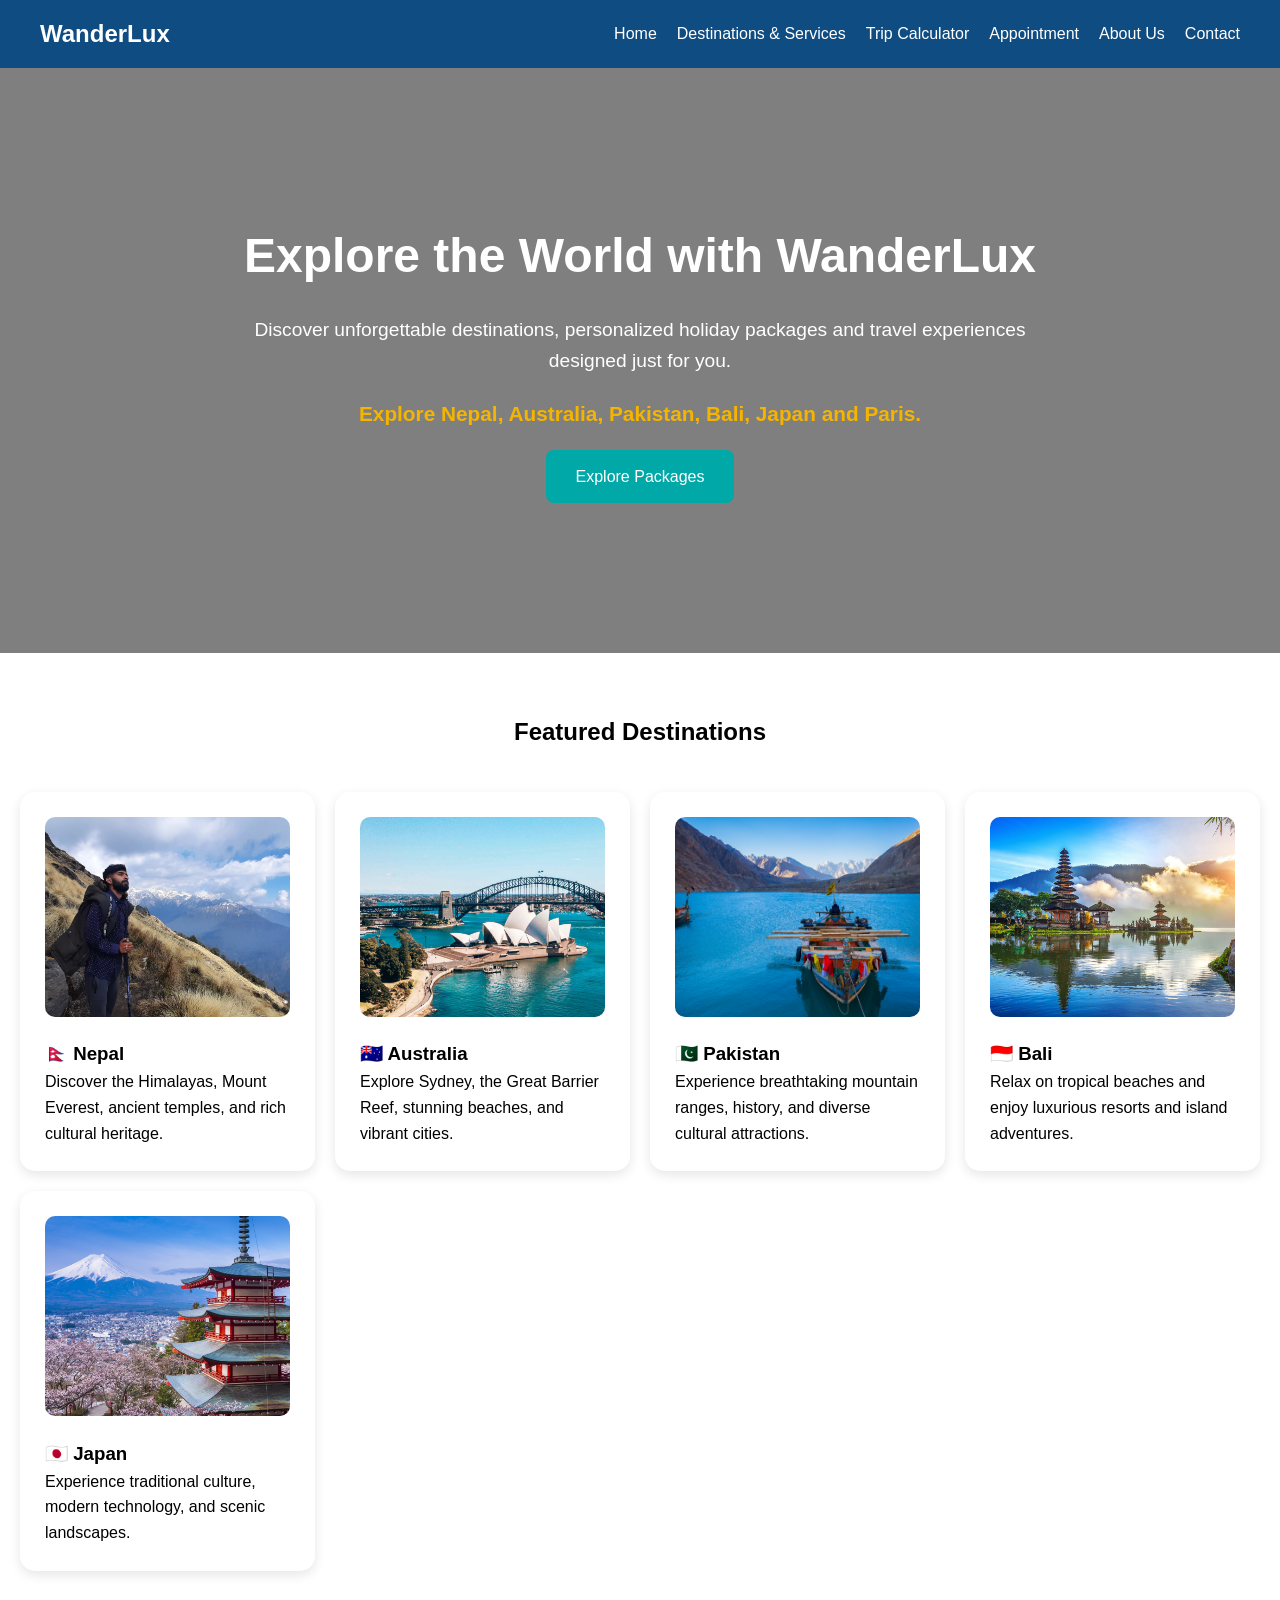
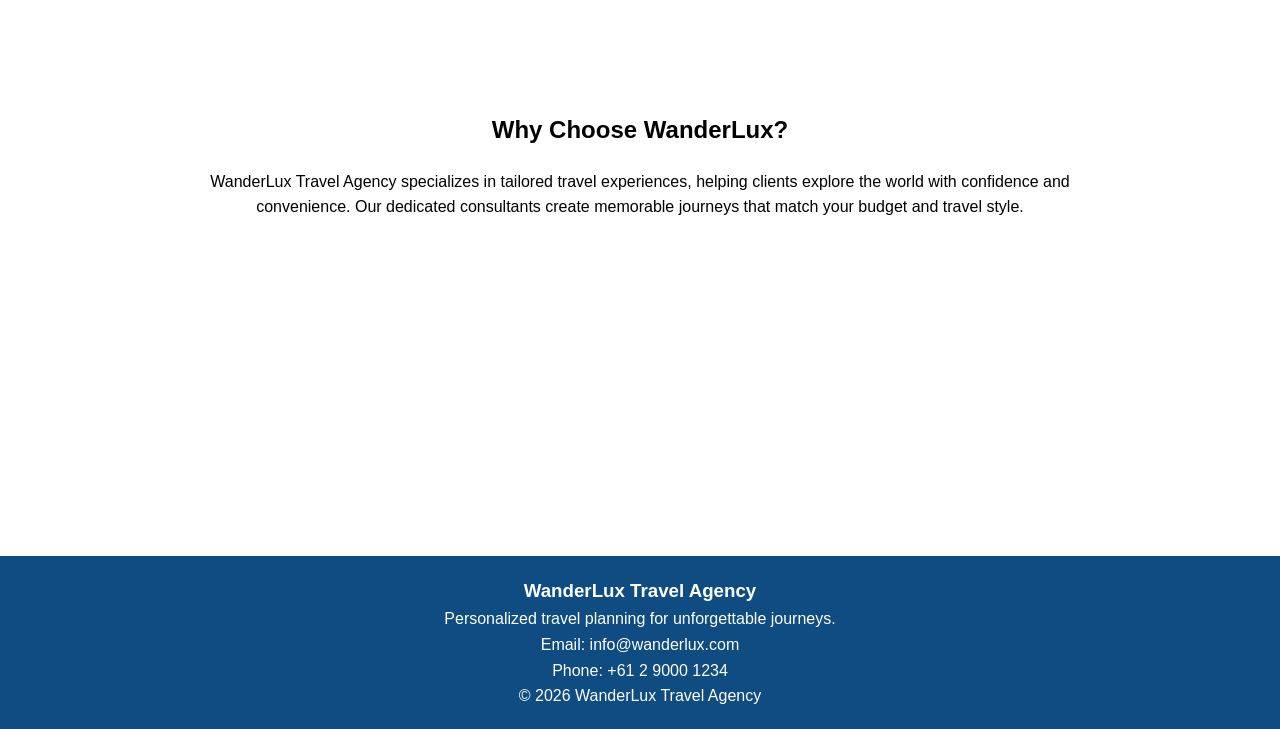
<file: index.html>
<!DOCTYPE html>
<html lang="en">
<head>
    <meta charset="UTF-8">
    <meta name="viewport" content="width=device-width, initial-scale=1.0">

    <title>WanderLux Travel Agency</title>

    <meta name="description" content="Professional travel planning and customised holiday packages.">

    <link rel="stylesheet" href="css/style.css">
</head>

<body>

<header>
    <nav class="navbar">

        <div class="logo">
            WanderLux
        </div>

        <ul class="nav-links">
            <li><a href="index.html">Home</a></li>
            <li><a href="services.html">Destinations & Services</a></li>
            <li><a href="calculator.html">Trip Calculator</a></li>
            <li><a href="appointment.html">Appointment</a></li>
            <li><a href="about.html">About Us</a></li>
            <li><a href="contact.html">Contact</a></li>
        </ul>

    </nav>
</header>

<main>

<section class="hero">

    <div class="hero-content">

        <h1>Explore the World with WanderLux</h1>

        <p>
            Discover unforgettable destinations, personalized
            holiday packages and travel experiences designed just for you.
        </p>

        <p id="heroDestination">
            Explore Nepal, Australia, Pakistan, Bali, Japan and Paris.
        </p>

        <a href="services.html" class="btn">
            Explore Packages
        </a>

    </div>

</section>

<section class="featured hidden">

    <h2>Featured Destinations</h2>

    <div class="cards">

    <div class="card">
        <img
        src="images/nepal.jpg"
        alt="Nepal Tourism">

        <h3>🇳🇵 Nepal</h3>
        <p>
            Discover the Himalayas, Mount Everest,
            ancient temples, and rich cultural heritage.
        </p>
    </div>

    <div class="card">
        <img
        src="images/australia.jpg"
        alt="Australia Tourism">

        <h3>🇦🇺 Australia</h3>
        
        <p>
            Explore Sydney, the Great Barrier Reef,
            stunning beaches, and vibrant cities.
        </p>
    </div>

    <div class="card">
        <img
        src="images/pakistan.jpg"
        alt="Pakistan Tourism">
        <h3>🇵🇰 Pakistan</h3>
        <p>
            Experience breathtaking mountain ranges,
            history, and diverse cultural attractions.
        </p>
    </div>

    <div class="card">
        <img
        src="images/bali.jpg"
        alt="Bali Tourism">
        <h3>🇮🇩 Bali</h3>
        <p>
            Relax on tropical beaches and enjoy
            luxurious resorts and island adventures.
        </p>
    </div>

    <div class="card">
        <img
        src="images/japan.jpg"
        alt="Japan Tourism">
        <h3>🇯🇵 Japan</h3>
        <p>
            Experience traditional culture,
            modern technology, and scenic landscapes.
        </p>
    </div>

    

</div>

</section>

<section class="about-preview hidden">

    <h2>Why Choose WanderLux?</h2>

    <p>
        WanderLux Travel Agency specializes in tailored travel experiences,
        helping clients explore the world with confidence and convenience.
        Our dedicated consultants create memorable journeys that match
        your budget and travel style.
    </p>

</section>

<section class="testimonials hidden">

    <h2>What Our Clients Say</h2>

    <div class="cards">

        <div class="card">
            <p>⭐⭐⭐⭐⭐ </p>
            <p>
                "WanderLux organized our Nepal trekking adventure perfectly.
                Everything was smooth from start to finish."
            </p>

            <h4>- Sarah M.</h4>
        </div>

        <div class="card">
            <p>⭐⭐⭐⭐⭐ </p>
            <p>
                "The Bali package exceeded our expectations.
                Excellent customer service throughout the trip."
            </p>

            <h4>- David R.</h4>
        </div>

        <div class="card">
            <p>⭐⭐⭐⭐⭐ </p>
            <p>
                "Professional travel consultants and great value for money.
                Highly recommended."
            </p>

            <h4>- Emma T.</h4>
        </div>

    </div>

</section>

</main>

<footer>

    <h3>WanderLux Travel Agency</h3>

    <p>
        Personalized travel planning for unforgettable journeys.
    </p>

    <p>
        Email: info@wanderlux.com
    </p>

    <p>
        Phone: +61 2 9000 1234
    </p>

    <p>
        © 2026 WanderLux Travel Agency
    </p>

</footer>

<script src="js/script.js"></script>

</body>
</html>
</file>
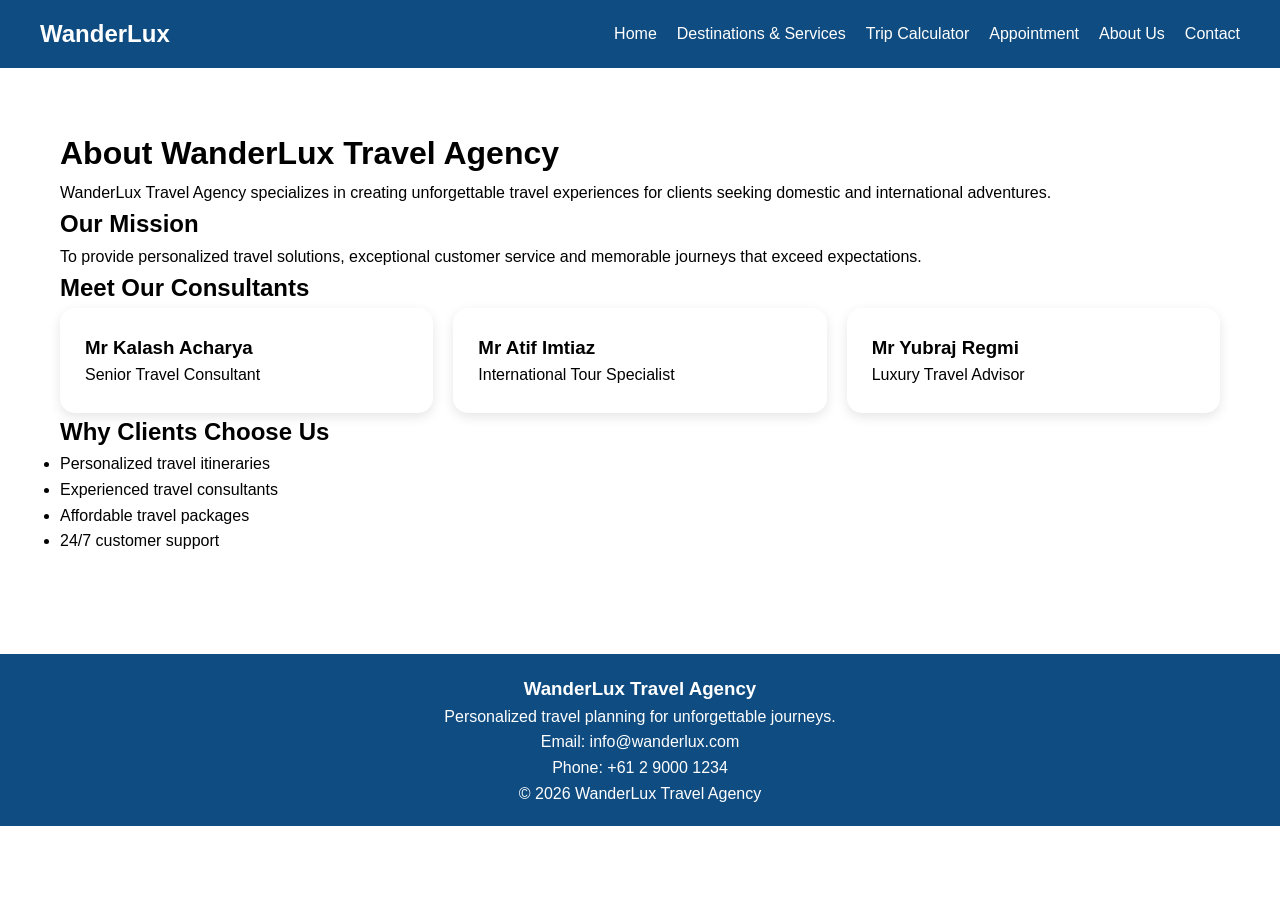
<file: about.html>
<!DOCTYPE html>
<html lang="en">
<head>
<meta charset="UTF-8">
<meta name="viewport" content="width=device-width, initial-scale=1.0">

<title>About Us</title>

<link rel="stylesheet" href="css/style.css">
</head>

<body>

<header>
<nav class="navbar">
<div class="logo">WanderLux</div>

<ul class="nav-links">
<li><a href="index.html">Home</a></li>
<li><a href="services.html">Destinations & Services</a></li>
<li><a href="calculator.html">Trip Calculator</a></li>
<li><a href="appointment.html">Appointment</a></li>
<li><a href="about.html">About Us</a></li>
<li><a href="contact.html">Contact</a></li>
</ul>
</nav>
</header>

<main class="page-content hidden">

    <h1>About WanderLux Travel Agency</h1>

    <p>
        WanderLux Travel Agency specializes in creating
        unforgettable travel experiences for clients seeking
        domestic and international adventures.
    </p>

    <h2>Our Mission</h2>

    <p>
        To provide personalized travel solutions,
        exceptional customer service and memorable
        journeys that exceed expectations.
    </p>

    <h2>Meet Our Consultants</h2>

    <div class="cards">

        <div class="card">
            <h3>Mr Kalash Acharya</h3>
            <p>Senior Travel Consultant</p>
        </div>

        <div class="card">
            <h3>Mr Atif Imtiaz</h3>
            <p>International Tour Specialist</p>
        </div>

        <div class="card">
            <h3>Mr Yubraj Regmi</h3>
            <p>Luxury Travel Advisor</p>
        </div>

    </div>

    <h2>Why Clients Choose Us</h2>

    <ul>
        <li>Personalized travel itineraries</li>
        <li>Experienced travel consultants</li>
        <li>Affordable travel packages</li>
        <li>24/7 customer support</li>
    </ul>

</main>

<footer>

    <h3>WanderLux Travel Agency</h3>

    <p>
        Personalized travel planning for unforgettable journeys.
    </p>

    <p>
        Email: info@wanderlux.com
    </p>

    <p>
        Phone: +61 2 9000 1234
    </p>

    <p>
        © 2026 WanderLux Travel Agency
    </p>

</footer>

<script src="js/script.js"></script>

</body>
</html>
</file>
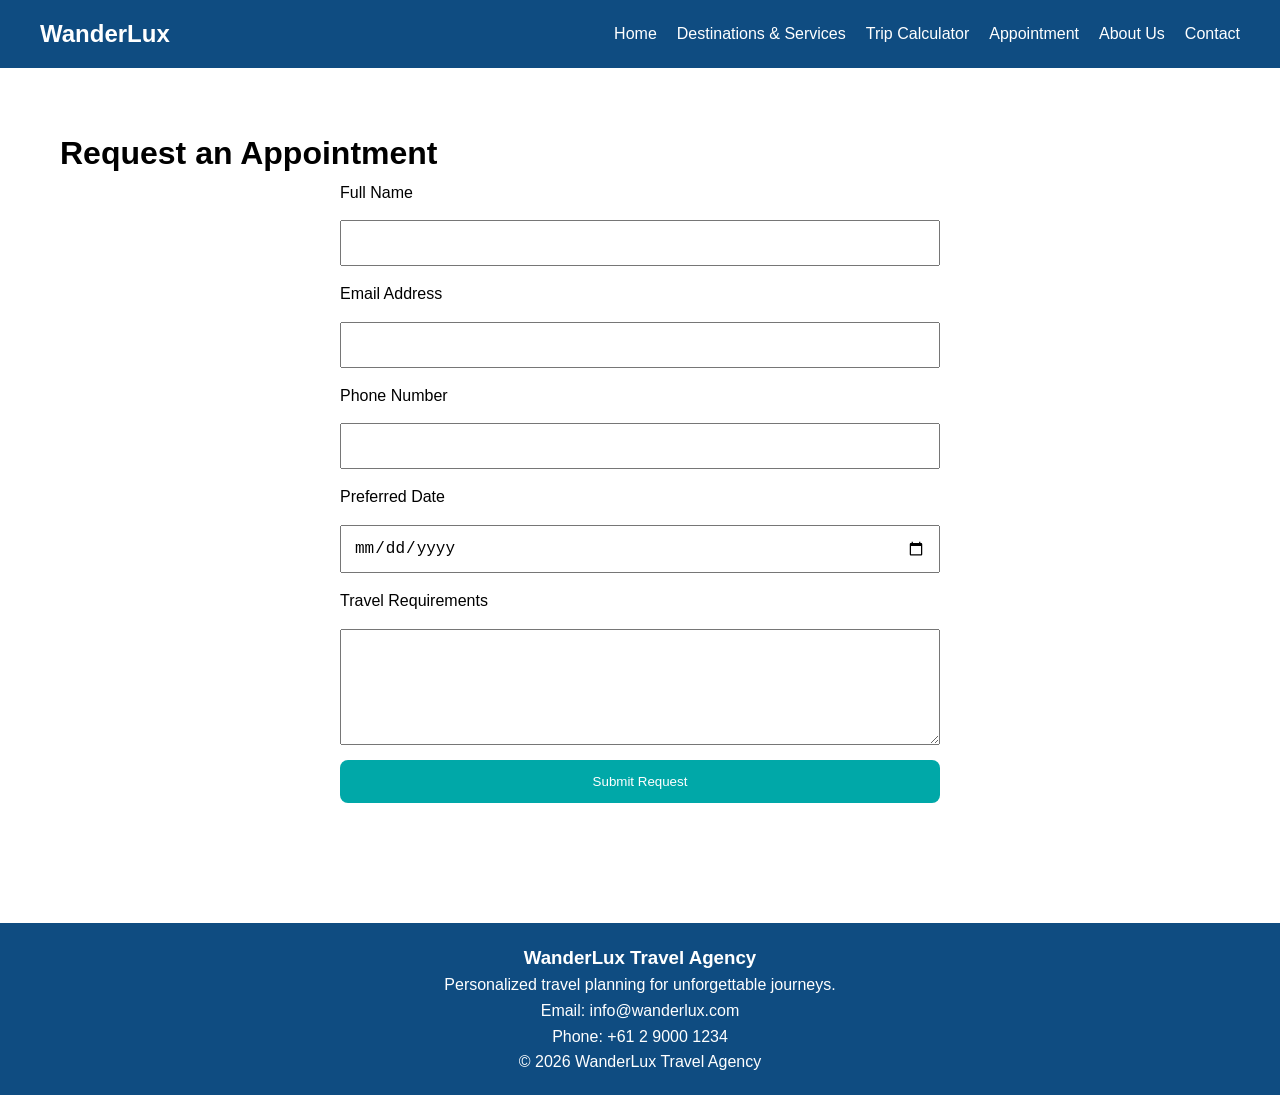
<file: appointment.html>
<!DOCTYPE html>
<html lang="en">
<head>
<meta charset="UTF-8">
<meta name="viewport" content="width=device-width, initial-scale=1.0">

<title>Appointment Request</title>

<link rel="stylesheet" href="css/style.css">
</head>

<body>

<header>
<nav class="navbar">
<div class="logo">WanderLux</div>

<ul class="nav-links">
<li><a href="index.html">Home</a></li>
<li><a href="services.html">Destinations & Services</a></li>
<li><a href="calculator.html">Trip Calculator</a></li>
<li><a href="appointment.html">Appointment</a></li>
<li><a href="about.html">About Us</a></li>
<li><a href="contact.html">Contact</a></li>
</ul>
</nav>
</header>

<main class="page-content">

    <h1>Request an Appointment</h1>

    <form id="appointmentForm" class="calculator-form">

        <label for="name">Full Name</label>
        <input type="text" id="name" required>

        <label for="email">Email Address</label>
        <input type="email" id="email" required>

        <label for="phone">Phone Number</label>
        <input type="tel" id="phone" required>

        <label for="date">Preferred Date</label>
        <input type="date" id="date" required>

        <label for="message">Travel Requirements</label>
        <textarea
            id="message"
            rows="5"
            required>
        </textarea>

        <button type="button"
                onclick="validateAppointment()">
            Submit Request
        </button>

    </form>

    <div id="appointmentResult"></div>

</main>

<script src="js/validation.js"></script>

<footer>

    <h3>WanderLux Travel Agency</h3>

    <p>
        Personalized travel planning for unforgettable journeys.
    </p>

    <p>
        Email: info@wanderlux.com
    </p>

    <p>
        Phone: +61 2 9000 1234
    </p>

    <p>
        © 2026 WanderLux Travel Agency
    </p>

</footer>

<script src="js/script.js"></script>

</body>
</html>
</file>
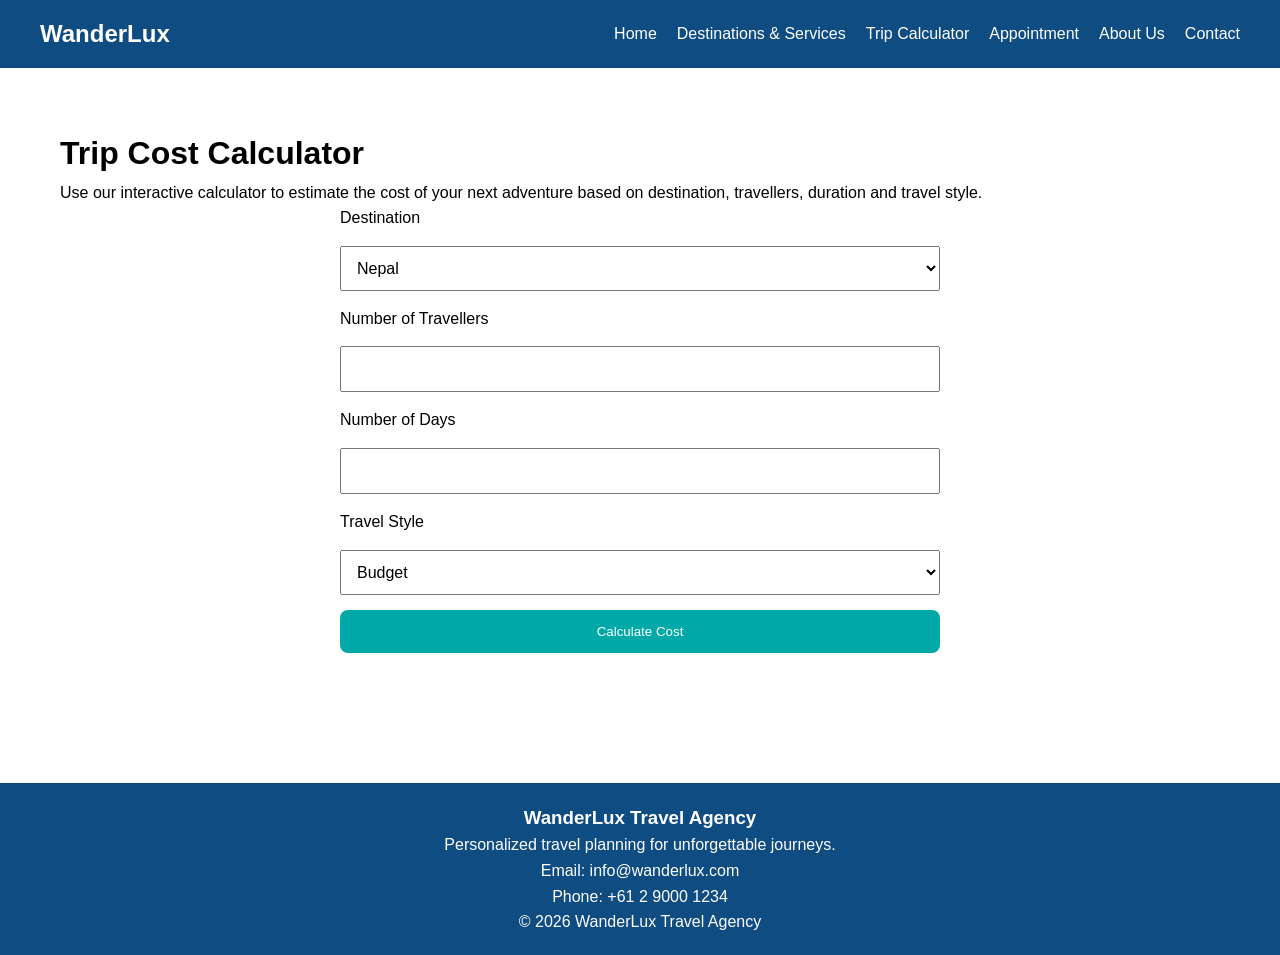
<file: calculator.html>
<!DOCTYPE html>
<html lang="en">
<head>
    <meta charset="UTF-8">
    <meta name="viewport" content="width=device-width, initial-scale=1.0">
    <title>Trip Cost Calculator</title>

    <link rel="stylesheet" href="css/style.css">
</head>

<body>

<header>
<nav class="navbar">
<div class="logo">WanderLux</div>

<ul class="nav-links">
<li><a href="index.html">Home</a></li>
<li><a href="services.html">Destinations & Services</a></li>
<li><a href="calculator.html">Trip Calculator</a></li>
<li><a href="appointment.html">Appointment</a></li>
<li><a href="about.html">About Us</a></li>
<li><a href="contact.html">Contact</a></li>
</ul>

</nav>
</header>

<main class="page-content">

    <h1>Trip Cost Calculator</h1>

    <p>
    Use our interactive calculator to estimate the
    cost of your next adventure based on destination,
    travellers, duration and travel style.
</p>    


    <form id="tripForm" class="calculator-form">

        <label for="destination">Destination</label>

        <select id="destination">

            <option value="Nepal">Nepal</option>
            <option value="Australia">Australia</option>
            <option value="Pakistan">Pakistan</option>
            <option value="Bali">Bali</option>
            <option value="Japan">Japan</option>
            

        </select>

        <label for="travellers">Number of Travellers</label>

        <input
            type="number"
            id="travellers"
            min="1"
            required
        >

        <label for="days">Number of Days</label>

        <input
            type="number"
            id="days"
            min="1"
            required
        >

        <label for="style">Travel Style</label>

        <select id="style">

            <option value="1">Budget</option>
            <option value="1.5">Standard</option>
            <option value="2">Luxury</option>

        </select>

        <button type="button" onclick="calculateTrip()">
            Calculate Cost
        </button>

    </form>

    <div id="result"></div>

</main>

<script src="js/calculator.js"></script>

<footer>

    <h3>WanderLux Travel Agency</h3>

    <p>
        Personalized travel planning for unforgettable journeys.
    </p>

    <p>
        Email: info@wanderlux.com
    </p>

    <p>
        Phone: +61 2 9000 1234
    </p>

    <p>
        © 2026 WanderLux Travel Agency
    </p>

</footer>

<script src="js/script.js"></script>

</body>
</html>
</file>
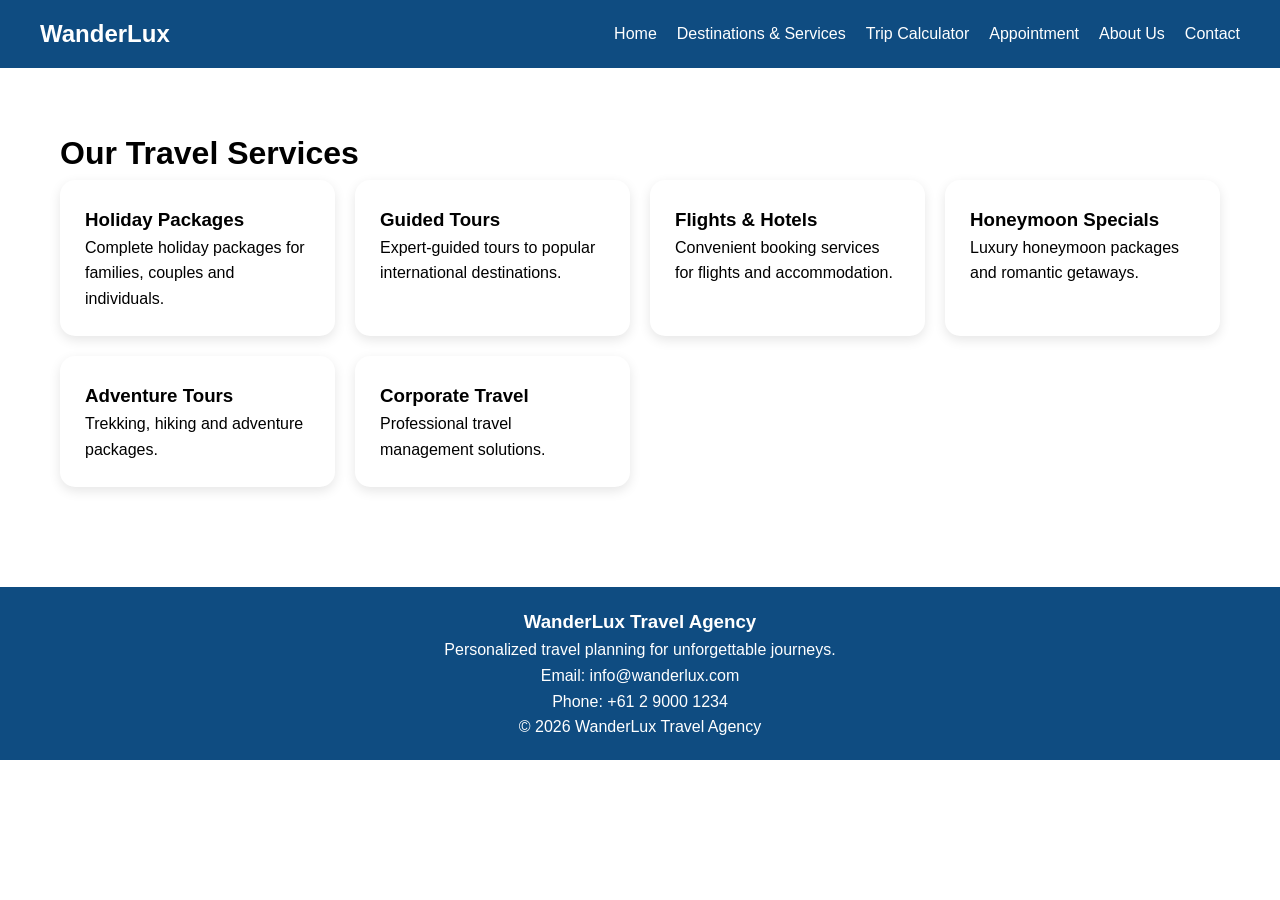
<file: services.html>
<!DOCTYPE html>
<html lang="en">
<head>
    <meta charset="UTF-8">
    <meta name="viewport" content="width=device-width, initial-scale=1.0">
    <title>Destinations & Services</title>
    <link rel="stylesheet" href="css/style.css">
</head>

<body>

<header>
    <nav class="navbar">
        <div class="logo">WanderLux</div>

        <ul class="nav-links">
            <li><a href="index.html">Home</a></li>
            <li><a href="services.html">Destinations & Services</a></li>
            <li><a href="calculator.html">Trip Calculator</a></li>
            <li><a href="appointment.html">Appointment</a></li>
            <li><a href="about.html">About Us</a></li>
            <li><a href="contact.html">Contact</a></li>
        </ul>
    </nav>
</header>

<main class="page-content hidden">

    <h1>Our Travel Services</h1>

    <div class="cards hidden">

        <div class="card">
            <h3>Holiday Packages</h3>
            <p>Complete holiday packages for families, couples and individuals.</p>
        </div>

        <div class="card">
            <h3>Guided Tours</h3>
            <p>Expert-guided tours to popular international destinations.</p>
        </div>

        <div class="card">
            <h3>Flights & Hotels</h3>
            <p>Convenient booking services for flights and accommodation.</p>
        </div>

        <div class="card">
            <h3>Honeymoon Specials</h3>
            <p>Luxury honeymoon packages and romantic getaways.</p>
        </div>

        <div class="card">
            <h3>Adventure Tours</h3>
            <p>Trekking, hiking and adventure packages.</p>
        </div>

        <div class="card">
            <h3>Corporate Travel</h3>
            <p>Professional travel management solutions.</p>
        </div>

    </div>

</main>

<footer>

    <h3>WanderLux Travel Agency</h3>

    <p>
        Personalized travel planning for unforgettable journeys.
    </p>

    <p>
        Email: info@wanderlux.com
    </p>

    <p>
        Phone: +61 2 9000 1234
    </p>

    <p>
        © 2026 WanderLux Travel Agency
    </p>

</footer>

<script src="js/script.js"></script>

</body>
</html>
</file>
<file: css/style.css>
*{
    margin:0;
    padding:0;
    box-sizing:border-box;
}

body{
    font-family:Arial, sans-serif;
    line-height:1.6;
}

.navbar{
    display:flex;
    justify-content:space-between;
    align-items:center;
    padding:15px 40px;
    background:#0F4C81;
}

.logo{
    color:white;
    font-size:24px;
    font-weight:bold;
}

.nav-links{
    list-style:none;
    display:flex;
    gap:20px;
}

.nav-links a{
    color:white;
    text-decoration:none;
}

.hero{
    background:
        linear-gradient(
            rgba(0,0,0,0.5),
            rgba(0,0,0,0.5)
        ),
        url("https://images.unsplash.com/photo-1544735716-392fe2489ffa?ixlib=rb-4.0.3&ixid=M3wxMjA3fDB8MHxzZWFyY2h8M3x8dHJhdmVsJTIwc2NlbmVyeXxlbnwwfHwwfHx8&auto=format&fit=crop&w=800&q=60");

    background-size: cover;
    background-position: center;

    color:white;

    text-align:center;

    padding:150px 20px;

    transition: all 1s ease-in-out;
}

.hero-content{
    max-width:800px;
    margin:auto;
    opacity:1;
    transition:opacity 0.8s ease-in-out;
}

.hero h1{
    font-size:3rem;
    margin-bottom:20px;
}

.hero p{
    font-size:1.2rem;
    margin-bottom:25px;
}

.hero h1{
    font-size:48px;
    margin-bottom:20px;
}

.hero p{
    margin-bottom:20px;
}

.btn{
    display:inline-block;
    background:#00A8A8;
    color:white;
    text-decoration:none;

    padding:14px 30px;

    border-radius:8px;

    transition:0.3s;
}

.btn:hover{
    background:#008080;
}

.featured{
    padding:60px 20px;
}

.featured h2{
    text-align:center;
    margin-bottom:40px;
}

.cards{
    display:grid;
    grid-template-columns:repeat(auto-fit,minmax(250px,1fr));
    gap:20px;
}

.card{
    background:white;

    padding:25px;

    border-radius:15px;

    box-shadow:0 4px 12px rgba(0,0,0,0.1);

    transition:0.3s;
}

.card:hover{
    transform:translateY(-5px);
    box-shadow:0 5px 15px rgba(0,0,0,0.15);
}

footer{
    text-align:center;
    background:#0F4C81;
    color:white;
    padding:20px;
    margin-top:40px;
}

.page-content{
    padding:60px 20px;
    max-width:1200px;
    margin:auto;
}

.about-preview{
    text-align:center;

    padding:80px 20px;

    max-width:900px;

    margin:auto;
}

.about-preview h2{
    margin-bottom:20px;
}

.calculator-form{
    max-width:600px;
    margin:auto;

    display:flex;
    flex-direction:column;

    gap:15px;
}

.calculator-form input,
.calculator-form select{
    padding:12px;
    font-size:16px;
}

.calculator-form button{
    background:#00A8A8;
    color:white;

    border:none;

    padding:14px;

    cursor:pointer;

    border-radius:8px;
}

.calculator-form button:hover{
    background:#008080;
}

#result{
    margin-top:30px;

    text-align:center;

    font-size:1.2rem;

    font-weight:bold;
}

textarea{
    padding:12px;
    font-size:16px;
    resize:vertical;
}

#appointmentResult{
    margin-top:20px;
    text-align:center;
    font-weight:bold;
    color:green;
}

#contactResult{
    margin-top:20px;
    text-align:center;
    color:green;
    font-weight:bold;
}

.contact-info{
    text-align:center;
    margin-bottom:40px;
}

.hidden{
    opacity:0;
    transform:translateY(50px);
    transition:all 1s ease;
}

.show{
    opacity:1;
    transform:translateY(0);
}

.card img{
    width:100%;
    height:200px;
    object-fit:cover;
    border-radius:10px;
    margin-bottom:15px;
}

.result-card{

    background:#f8f9fa;

    max-width:600px;

    margin:20px auto;

    padding:25px;

    border-radius:12px;

    box-shadow:0 4px 12px rgba(0,0,0,0.1);
}

.result-card h2{

    color:#00A8A8;

    margin:15px 0;
}

@media (max-width: 768px){

    .navbar{
        flex-direction:column;
        gap:15px;
        padding:15px;
    }

    .nav-links{
        flex-direction:column;
        align-items:center;
        gap:10px;
    }

    .hero h1{
        font-size:2rem;
    }

    .hero p{
        font-size:1rem;
    }

    .cards{
        grid-template-columns:1fr;
    }

    .page-content{
        padding:30px 15px;
    }

}

/* ===== Rotating Hero Banner ===== */

.fade-out{
    opacity:0;
}

#heroDestination{
    font-size:1.3rem;
    font-weight:bold;
    color:#F4B400;
    margin-bottom:20px;
    transition:opacity 0.8s ease-in-out;
}
</file>
